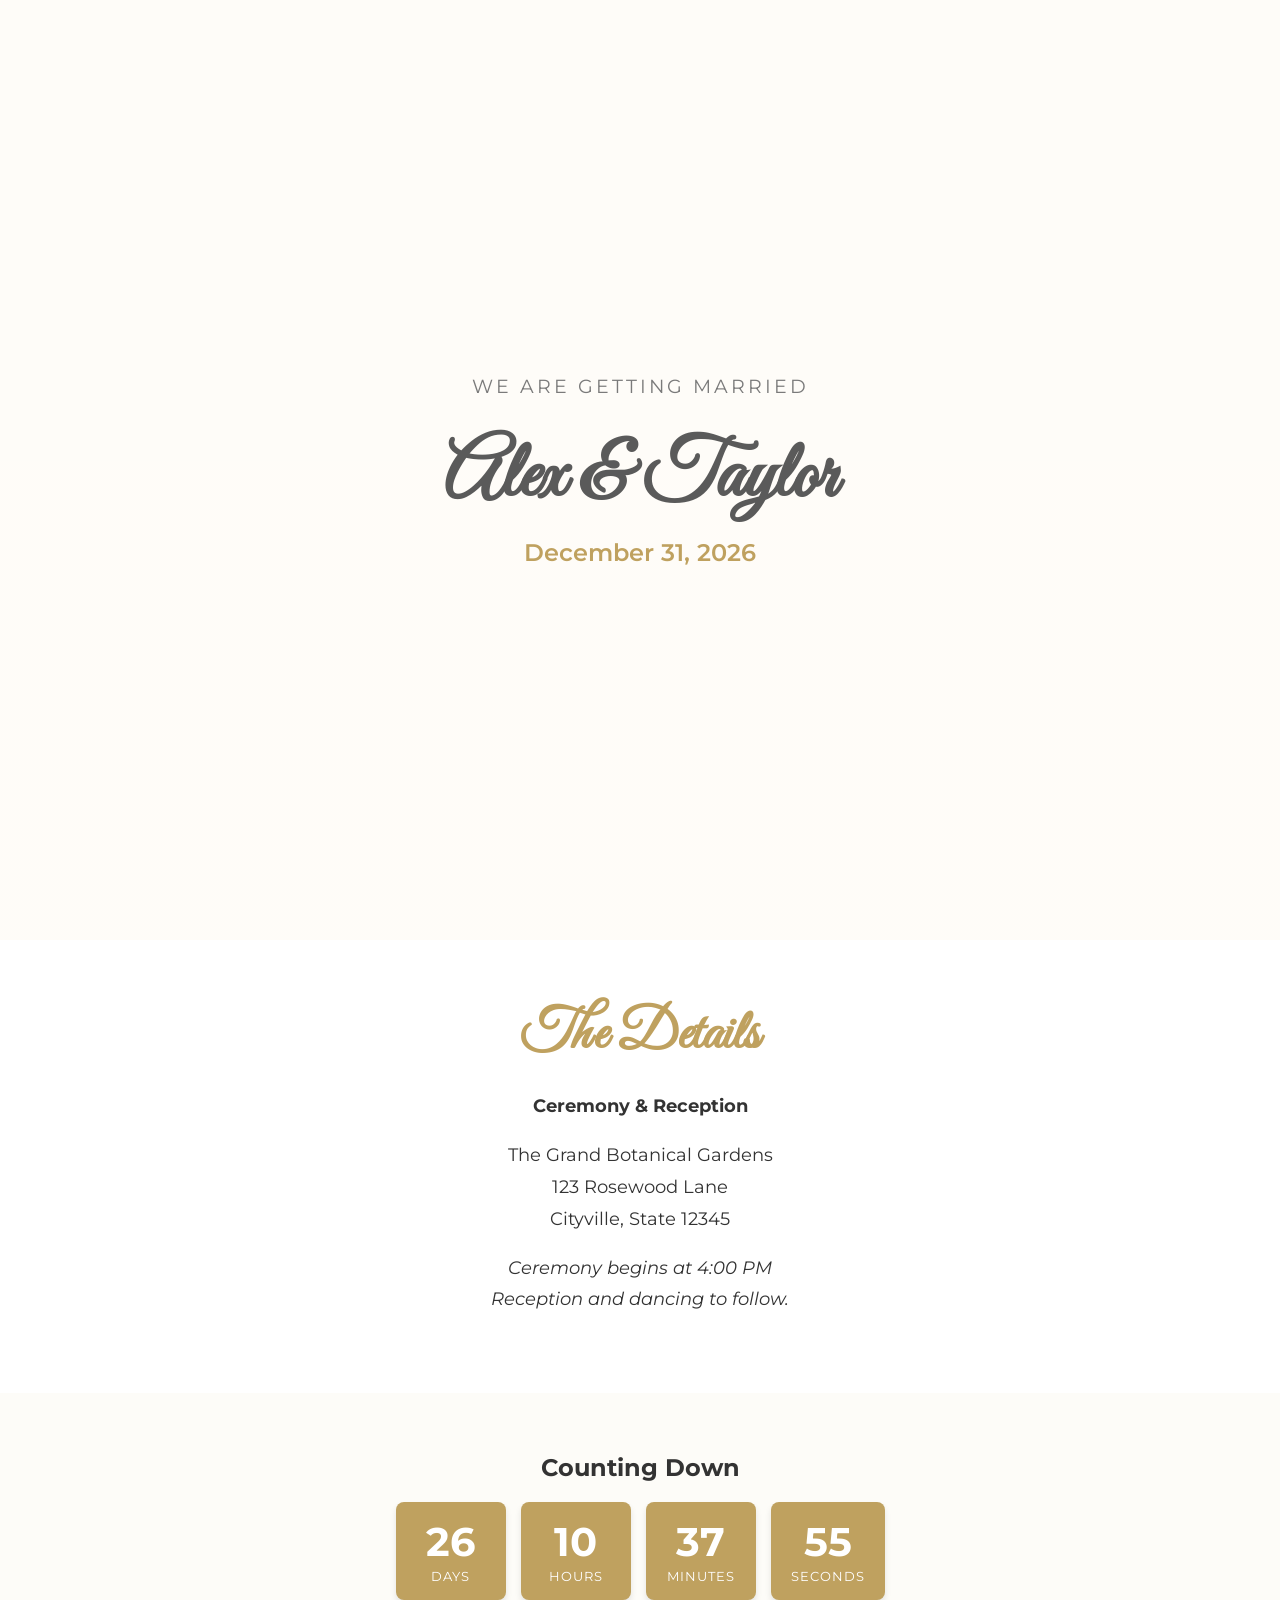
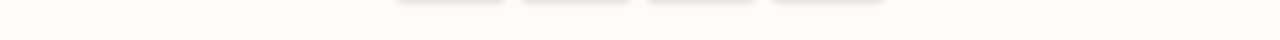
<file: .github/workflows/temp.html>
<!DOCTYPE html>
<html lang="en">
<head>
    <meta charset="UTF-8">
    <meta name="viewport" content="width=device-width, initial-scale=1.0">
    <title>Wedding Invitation | Alex & Taylor</title>
    <!-- Google Fonts for elegant typography -->
    <link href="https://fonts.googleapis.com/css2?family=Great+Vibes&family=Montserrat:wght@300;400;600&display=swap" rel="stylesheet">
    <style>
        body {
            margin: 0;
            padding: 0;
            font-family: 'Montserrat', sans-serif;
            background-color: #fdfcf8;
            color: #333;
            text-align: center;
        }
        /* Hero Section with Background Image */
        .hero {
            height: 100vh;
            display: flex;
            flex-direction: column;
            justify-content: center;
            align-items: center;
            /* Replace the URL with your own background image if you like */
            background: linear-gradient(rgba(255,252,248,0.7), rgba(255,252,248,0.8)), url('https://images.unsplash.com/photo-1519225421980-715cb0215aed?auto=format&fit=crop&w=1920&q=80') center/cover no-repeat;
            padding: 20px;
        }
        h1 {
            font-family: 'Great Vibes', cursive;
            font-size: 5rem;
            color: #5a5a5a;
            margin: 10px 0;
        }
        .subtitle {
            font-size: 1.2rem;
            letter-spacing: 3px;
            text-transform: uppercase;
            margin-bottom: 20px;
            color: #7a7a7a;
        }
        .date {
            font-size: 1.5rem;
            font-weight: 600;
            color: #bfa15f; /* Elegant Gold */
        }
        
        /* Details Section */
        .details {
            padding: 60px 20px;
            background-color: #fff;
        }
        .details h2 {
            font-family: 'Great Vibes', cursive;
            font-size: 3.5rem;
            color: #bfa15f;
            margin-bottom: 20px;
            margin-top: 0;
        }
        .info-card {
            max-width: 600px;
            margin: 0 auto;
            line-height: 1.8;
            font-size: 1.1rem;
        }
        
        /* Countdown Timer */
        .countdown-container {
            padding: 40px 20px;
            background-color: #fdfcf8;
        }
        .countdown {
            display: flex;
            justify-content: center;
            flex-wrap: wrap;
            gap: 15px;
            margin-top: 20px;
        }
        .time-box {
            background: #bfa15f;
            color: white;
            padding: 15px 20px;
            border-radius: 8px;
            min-width: 70px;
            box-shadow: 0 4px 6px rgba(0,0,0,0.1);
        }
        .time-box span {
            display: block;
            font-size: 2.5rem;
            font-weight: bold;
        }
        .time-box small {
            text-transform: uppercase;
            font-size: 0.8rem;
            letter-spacing: 1px;
        }

        /* Mobile Responsiveness */
        @media (max-width: 600px) {
            h1 { font-size: 3.5rem; }
            .time-box { min-width: 50px; padding: 10px 15px; }
            .time-box span { font-size: 1.8rem; }
        }
    </style>
</head>
<body>

    <!-- Main Hero Section -->
    <header class="hero">
        <div class="subtitle">We Are Getting Married</div>
        <h1>Alex & Taylor</h1>
        <div class="date">December 31, 2026</div>
    </header>

    <!-- Venue & Details -->
    <section class="details">
        <h2>The Details</h2>
        <div class="info-card">
            <p><strong>Ceremony & Reception</strong></p>
            <p>The Grand Botanical Gardens<br>
            123 Rosewood Lane<br>
            Cityville, State 12345</p>
            <p><em>Ceremony begins at 4:00 PM<br>Reception and dancing to follow.</em></p>
        </div>
    </section>

    <!-- Countdown Section -->
    <section class="countdown-container">
        <h2>Counting Down</h2>
        <div class="countdown">
            <div class="time-box">
                <span id="days">00</span>
                <small>Days</small>
            </div>
            <div class="time-box">
                <span id="hours">00</span>
                <small>Hours</small>
            </div>
            <div class="time-box">
                <span id="minutes">00</span>
                <small>Minutes</small>
            </div>
            <div class="time-box">
                <span id="seconds">00</span>
                <small>Seconds</small>
            </div>
        </div>
    </section>

    <!-- Countdown Logic -->
    <script>
        // Set your wedding date here (Format: "Month DD, YYYY HH:MM:SS")
        const weddingDate = new Date("Dec 31, 2026 16:00:00").getTime();

        const timer = setInterval(function() {
            const now = new Date().getTime();
            const distance = weddingDate - now;

            // Math for days, hours, minutes and seconds
            const days = Math.floor(distance / (1000 * 60 * 60 * 24));
            const hours = Math.floor((distance % (1000 * 60 * 60 * 24)) / (1000 * 60 * 60));
            const minutes = Math.floor((distance % (1000 * 60 * 60)) / (1000 * 60));
            const seconds = Math.floor((distance % (1000 * 60)) / 1000);

            // Display results
            document.getElementById("days").innerText = days.toString().padStart(2, '0');
            document.getElementById("hours").innerText = hours.toString().padStart(2, '0');
            document.getElementById("minutes").innerText = minutes.toString().padStart(2, '0');
            document.getElementById("seconds").innerText = seconds.toString().padStart(2, '0');

            // If the date has passed
            if (distance < 0) {
                clearInterval(timer);
                document.querySelector(".countdown").innerHTML = "<h2>Just Married!</h2>";
            }
        }, 1000);
    </script>

</body>
</html>
</file>
